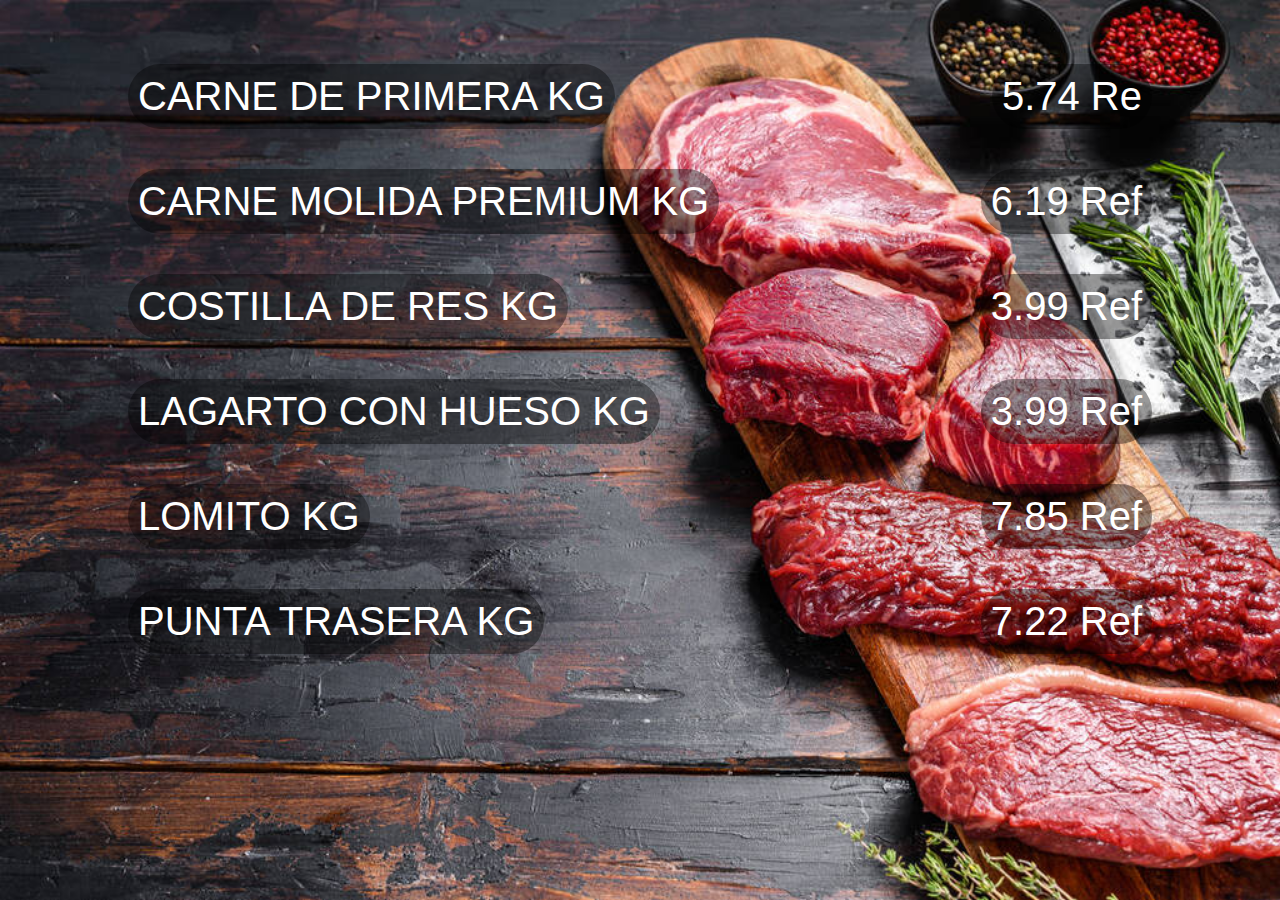
<file: carniceria.html>
<!DOCTYPE html>
<html lang="en">
  <head>
    <title>Other page</title>
    <meta charset="UTF-8" />
    <meta name="viewport" content="width=device-width" />
    <link rel="stylesheet" href="styles.css" />
    <script type="module" src="script.js"></script>
  </head>
  <body onload="cargarData()">
    
  <main id="carniceria"> 
    <div class="header" >
      <h1 class="titulos" style="color:white">GALERIA HYPERMARKET</h1>
      <div class="titulos"  style="color:white">Carniceria</div>
    </div>
   <section class="listas">
    <div class="listaProductos">
     

    </div>


   </section>
    
   
    
  </main>
</body>
<script>
  var contador=4;
function reducirTamano(){
 for (const a of document.querySelectorAll(".linea")) {
   
   var text=a.textContent;
   var length = 18;
   var trimmedString = text.length > length ? 
                   text.substring(0, 21) + "..." : 
                   text;
    a.textContent = trimmedString;

 }
}

function cargarData(){

 fetch('./lib/carniceria.json').then(function(response) {
   let text="";
   if(response.ok) {
     response.json().then(function(response) {
       
       let data=response.data.carniceria.slice(0,6);
        
       for (const productos of data) {
         let text2="<div class='producto'><div class='nombreProducto'>"+productos.descripcion+"</div><div class='precioProducto'>"+productos.precio+"</div></div>"
         text+=text2;
       }
       document.querySelector(".listaProductos").innerHTML=text;
       
     });
   } else {
     console.log('Respuesta de red OK pero respuesta HTTP no OK');
   }
 })
 .catch(function(error) {
   console.log('Hubo un problema con la petición Fetch:' + error.message);
 });
}

setInterval(function(){

 let text="";
 
 fetch('./lib/carniceria.json').then(function(response) {
   if(response.ok) {
     response.json().then(function(response) {
      document.querySelector(".listaProductos").innerHTML="";
       let data=response.data.carniceria.slice(contador,contador+6);
        
       for (const productos of data) {
         let text2="<div class='producto'><div class='nombreProducto'>"+productos.descripcion+"</div><div class='precioProducto'>"+productos.precio+"</div></div>"
         text+=text2;
       }
       document.querySelector(".listaProductos").innerHTML=text;
       if(contador>=response.data.carniceria.length-5){
         contador=0;
         }else{
         contador=contador+4;
         }
     });
   } else {
     console.log('Respuesta de red OK pero respuesta HTTP no OK');
   }
 })
 .catch(function(error) {
   console.log('Hubo un problema con la petición Fetch:' + error.message);
 });


}
 , 60000);

   </script>
</html>
</file>
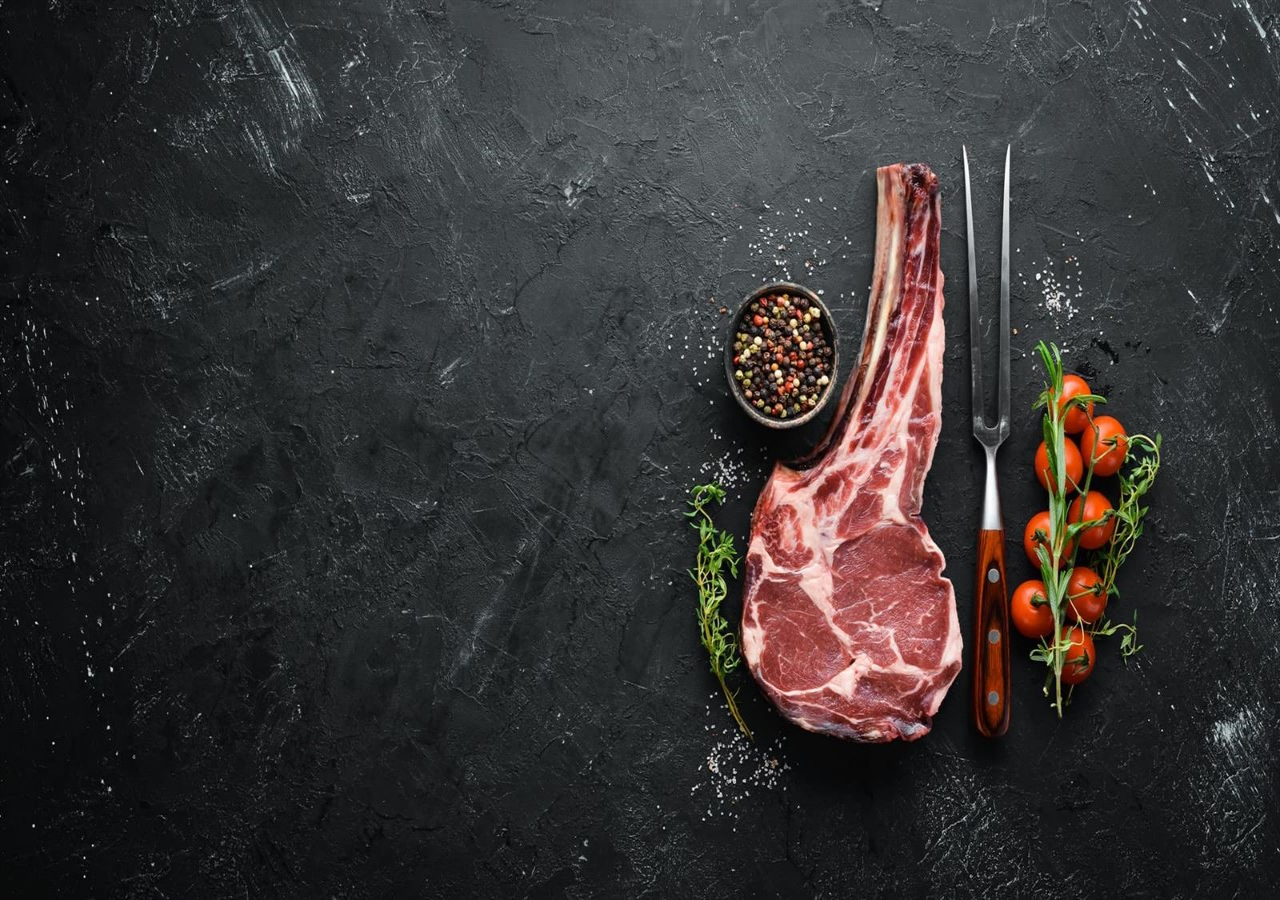
<file: cerdo.html>
<!DOCTYPE html>
<html lang="en">
  <head>
    <title>Other page</title>
    <meta charset="UTF-8" />
    <meta name="viewport" content="width=device-width" />
    <link rel="stylesheet" href="styles.css" />
    <script type="module" src="script.js"></script>
  </head>
  <body onload="cargarData()">
    
  
  <main id="cerdo"> 
    <div class="header" onload="cargarData()">
      <h1 class="titulos" style="color:white">GALERIA HYPERMARKET</h1>
      <div class="titulos"  style="color:white">Carniceria</div>
    </div>
   <section class="listas">
    <div class="listaProductos">
      
    </div>


   </section>
    
   
    
  </main>
</body>
<script>
  var contador=4;
function reducirTamano(){
 for (const a of document.querySelectorAll(".linea")) {
   
   var text=a.textContent;
   var length = 18;
   var trimmedString = text.length > length ? 
                   text.substring(0, 21) + "..." : 
                   text;
    a.textContent = trimmedString;

 }
}

function cargarData(){

 fetch('./lib/cerdo.json').then(function(response) {
   let text="";
   if(response.ok) {
     response.json().then(function(response) {
       
       let data=response.data.cerdo.slice(0,6);
        
       for (const productos of data) {
         let text2="<div class='producto'><div class='nombreProducto'>"+productos.descripcion+"</div><div class='precioProducto'>"+productos.precio+"</div></div>"
         text+=text2;
       }
       document.querySelector(".listaProductos").innerHTML=text;
       
     });
   } else {
     console.log('Respuesta de red OK pero respuesta HTTP no OK');
   }
 })
 .catch(function(error) {
   console.log('Hubo un problema con la petición Fetch:' + error.message);
 });
}

setInterval(function(){
 let text="";
 
 fetch('./lib/cerdo.json').then(function(response) {
   if(response.ok) {
     response.json().then(function(response) {
      document.querySelector(".listaProductos").innerHTML="";
       let data=response.data.cerdo.slice(contador,contador+6);
        
       for (const productos of data) {
         let text2="<div class='producto'><div class='nombreProducto'>"+productos.descripcion+"</div><div class='precioProducto'>"+productos.precio+"</div></div>"
         text+=text2;
       }
       document.querySelector(".listaProductos").innerHTML=text;
       if(contador>=response.data.cerdo.length-5){
         contador=0;
         }else{
         contador=contador+4;
         }
     });
   } else {
     console.log('Respuesta de red OK pero respuesta HTTP no OK');
   }
 })
 .catch(function(error) {
   console.log('Hubo un problema con la petición Fetch:' + error.message);
 });
}
 , 60000);

   </script>
</html>
</file>
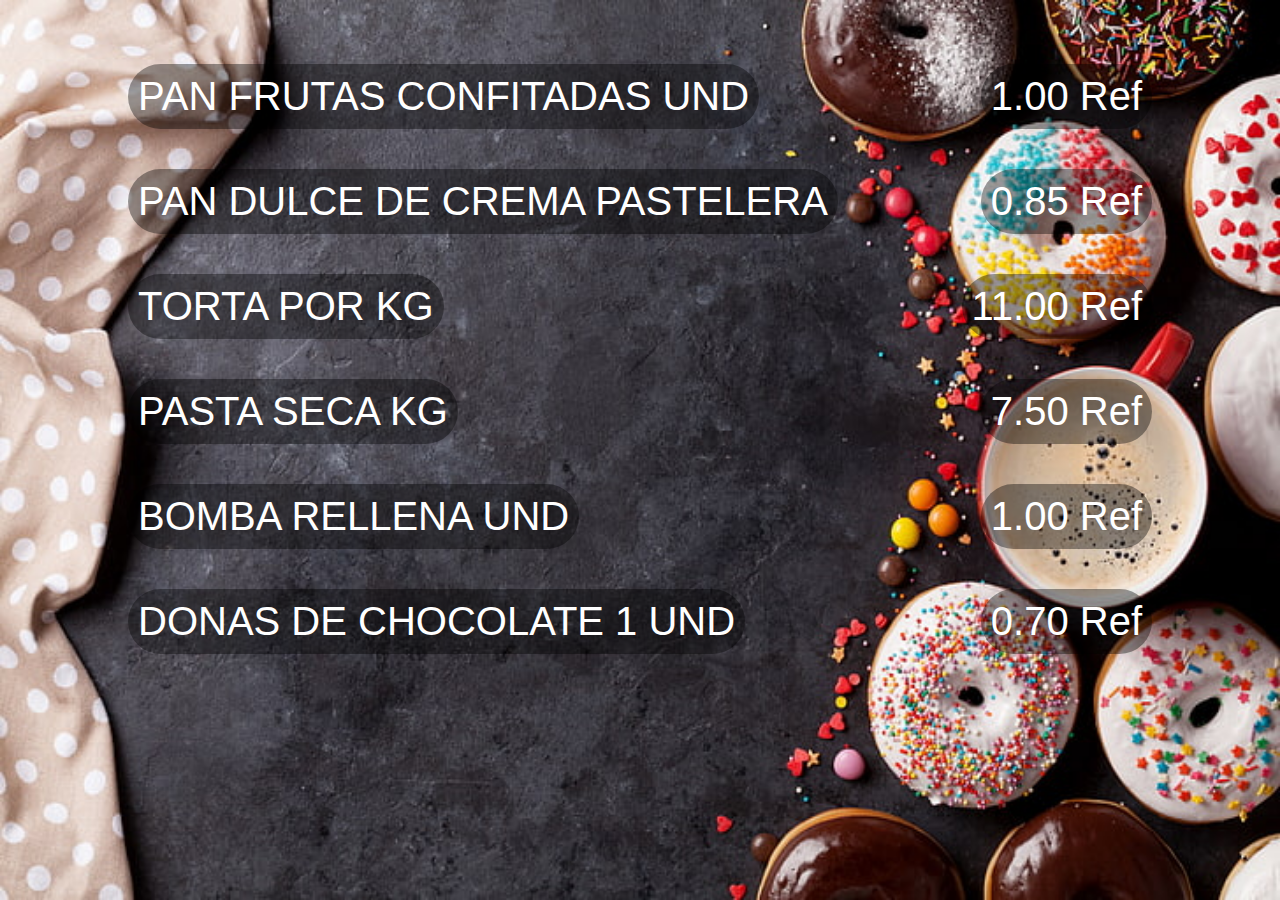
<file: dulceria.html>
<!DOCTYPE html>
<html lang="en">
  <head>
    <title>Other page</title>
    <meta charset="UTF-8" />
    <meta name="viewport" content="width=device-width" />
    <link rel="stylesheet" href="styles.css" />
    <script type="text/javascript" src="script.js"></script>
  </head>
  <body onload="cargarData()">
     
    <main id="dulceria" > 
      <div class="header" >
        <h1 class="titulos" style="color:white">GALERIA HYPERMARKET</h1>
        <div class="titulos"  style="color:white">Dulces</div>
      </div>
     <section class="listas">
      <div class="listaProductos">
        

      </div>


     </section>
      
     
      
    </main>
  </body>

  <script>
   var contador=4;
function reducirTamano(){
  for (const a of document.querySelectorAll(".linea")) {
    
    var text=a.textContent;
    var length = 18;
    var trimmedString = text.length > length ? 
                    text.substring(0, 21) + "..." : 
                    text;
     a.textContent = trimmedString;

  }
}

function cargarData(){

  fetch('./lib/dulceria.json').then(function(response) {
    let text="";
    if(response.ok) {
      response.json().then(function(response) {
        
        let data=response.data.dulces.slice(0,6);
         
        for (const productos of data) {
          let text2="<div class='producto'><div class='nombreProducto'>"+productos.descripcion+"</div><div class='precioProducto'>"+productos.precio+"</div></div>"
          text+=text2;
        }
        document.querySelector(".listaProductos").innerHTML=text;
        
      });
    } else {
      console.log('Respuesta de red OK pero respuesta HTTP no OK');
    }
  })
  .catch(function(error) {
    console.log('Hubo un problema con la petición Fetch:' + error.message);
  });
}

setInterval(function(){
  let text="";
  
  fetch('./lib/dulceria.json').then(function(response) {
    if(response.ok) {
      response.json().then(function(response) {
        document.querySelector(".listaProductos").innerHTML="";
        let data=response.data.dulces.slice(contador,contador+6);
         
        for (const productos of data) {
          let text2="<div class='producto'><div class='nombreProducto'>"+productos.descripcion+"</div><div class='precioProducto'>"+productos.precio+"</div></div>"
          text+=text2;
        }
        document.querySelector(".listaProductos").innerHTML=text;
        if(contador>=response.data.dulces.length-5){
          contador=0;
          }else{
          contador=contador+4;
          }
      });
    } else {
      console.log('Respuesta de red OK pero respuesta HTTP no OK');
    }
  })
  .catch(function(error) {
    console.log('Hubo un problema con la petición Fetch:' + error.message);
  });
}
  , 60000);

    </script>
</html>
</file>
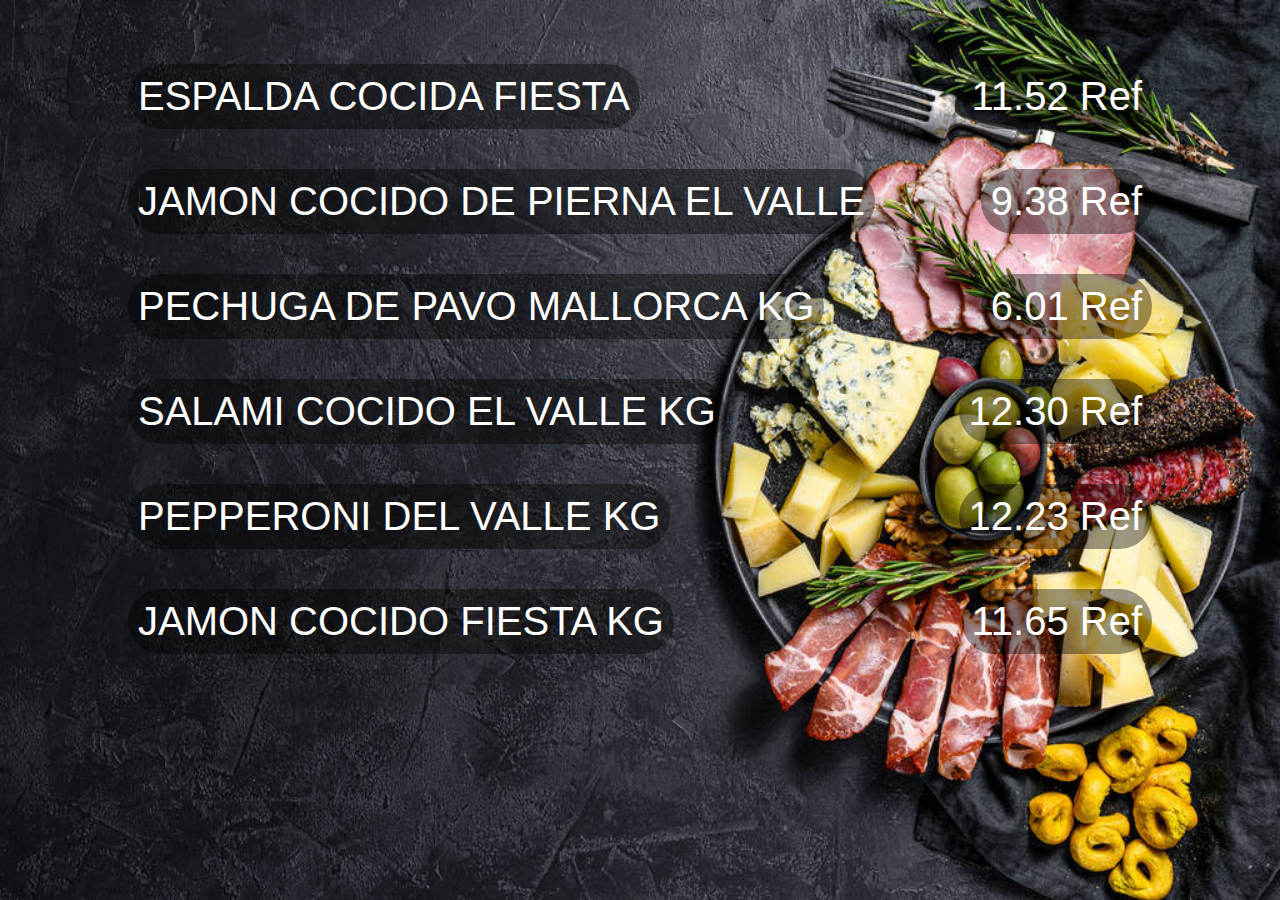
<file: embutidos.html>
<!DOCTYPE html>
<html lang="en">
  <head>
    <title>Other page</title>
    <meta charset="UTF-8" />
    <meta name="viewport" content="width=device-width" />
    <link rel="stylesheet" href="styles.css" />
    <script type="text/javascript" src="script.js"></script>
  </head>
  <body onload="cargarData()">
     
    <main id="embutidos" > 
      <div class="header" >
        <h1 class="titulos" style="color:white">GALERIA HYPERMARKET</h1>
        <div class="titulos"  style="color:white">Charcuteria</div>
      </div>
     <section class="listas">
      <div class="listaProductos">
       

      </div>


     </section>
      
     
      
    </main>
  </body>

  <script>
    var contador=4;
  function reducirTamano(){
   for (const a of document.querySelectorAll(".linea")) {
     
     var text=a.textContent;
     var length = 18;
     var trimmedString = text.length > length ? 
                     text.substring(0, 21) + "..." : 
                     text;
      a.textContent = trimmedString;
  
   }
  }
  
  function cargarData(){
  
   fetch('./lib/embutidos.json').then(function(response) {
     let text="";
     if(response.ok) {
       response.json().then(function(response) {
         
         let data=response.data.embutidos.slice(0,6);
          
         for (const productos of data) {
           let text2="<div class='producto'><div class='nombreProducto'>"+productos.descripcion+"</div><div class='precioProducto'>"+productos.precio+"</div></div>"
           text+=text2;
         }
         document.querySelector(".listaProductos").innerHTML=text;
         
       });
     } else {
       console.log('Respuesta de red OK pero respuesta HTTP no OK');
     }
   })
   .catch(function(error) {
     console.log('Hubo un problema con la petición Fetch:' + error.message);
   });
  }
  
  setInterval(function(){
   let text="";
   
   fetch('./lib/embutidos.json').then(function(response) {
     if(response.ok) {
       response.json().then(function(response) {
        document.querySelector(".listaProductos").innerHTML="";
         let data=response.data.embutidos.slice(contador,contador+6);
          
         for (const productos of data) {
           let text2="<div class='producto'><div class='nombreProducto'>"+productos.descripcion+"</div><div class='precioProducto'>"+productos.precio+"</div></div>"
           text+=text2;
         }
         document.querySelector(".listaProductos").innerHTML=text;
         if(contador>=response.data.embutidos.length-5){
           contador=0;
           }else{
           contador=contador+4;
           }
       });
     } else {
       console.log('Respuesta de red OK pero respuesta HTTP no OK');
     }
   })
   .catch(function(error) {
     console.log('Hubo un problema con la petición Fetch:' + error.message);
   });
  }
   , 60000);
  
     </script>
</html>
</file>
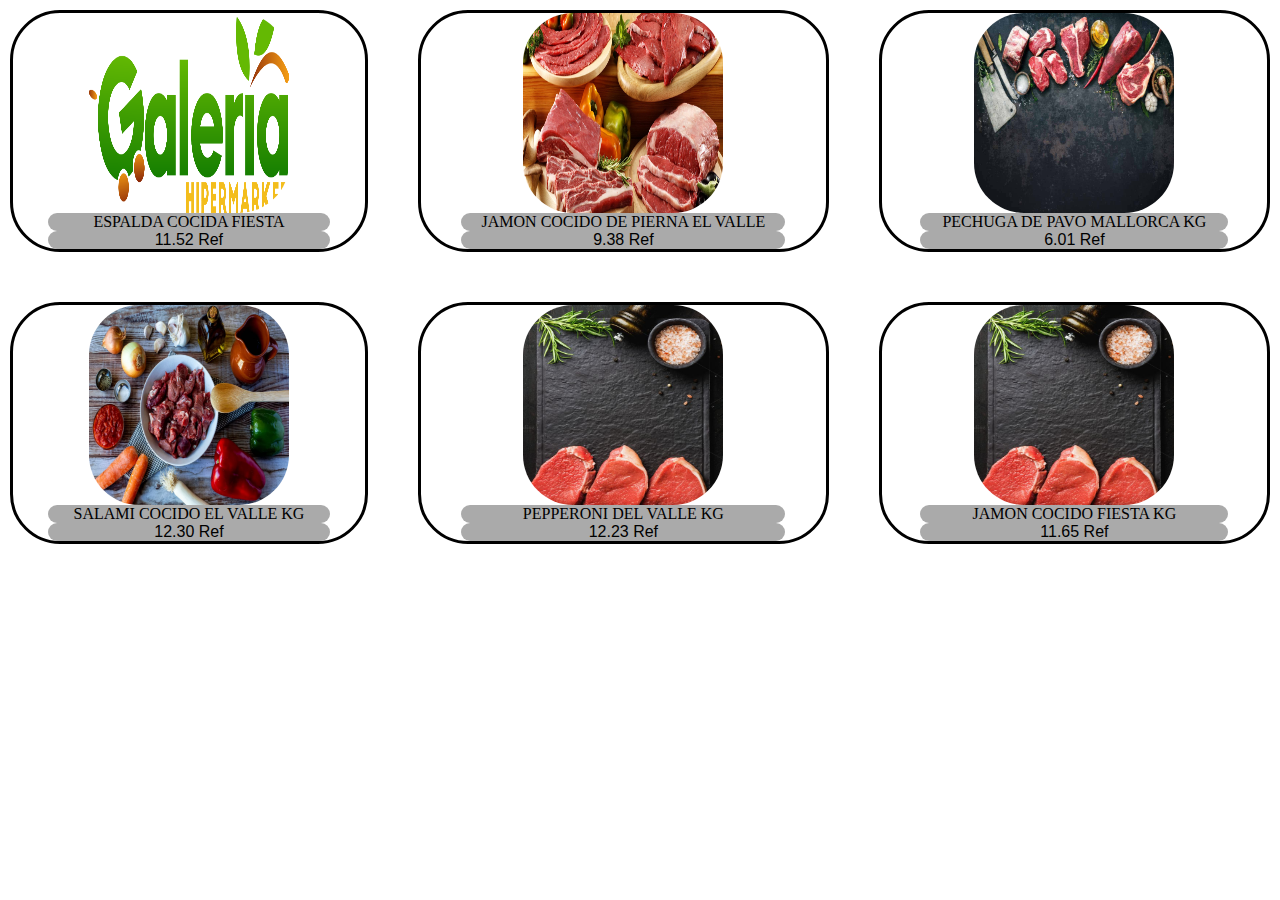
<file: grid.html>
<!DOCTYPE html>
<html lang="en">
  <head>
    <title>Other page</title>
    <meta charset="UTF-8" />
    <meta name="viewport" content="width=device-width" />
    <link rel="stylesheet" href="styles.css" />

  </head>
  <body onload="cargarData()">
    
  <main id="" > 
    <div class="header" >
      <h1 class="titulos" style="color:white">GALERIA HYPERMARKET</h1>
      <div class="titulos"  style="color:white">Carniceria</div>
    </div>
   <section class="listas">
    <div class="listaGrid">
      <div class="productoGrid">
        <div class="imagenGrid">hola</div>
        <div class="descripcionGrid"></div>
        <div class="precioGrid">31</div>
      </div>

    </div>


   </section>
    
   
    
  </main>
</body>
<script>
  var contador=4;
function reducirTamano(){
 for (const a of document.querySelectorAll(".linea")) {
   
   var text=a.textContent;
   var length = 18;
   var trimmedString = text.length > length ? 
                   text.substring(0, 21) + "..." : 
                   text;
    a.textContent = trimmedString;

 }
}

function cargarData(){

 fetch('./lib/grids.json').then(function(response) {
   let text="";
   if(response.ok) {
     response.json().then(function(response) {
       
       let data=response.data.grids.slice(0,6);
        
       for (const productos of data) {
        let text2=" <div class='productoGrid'><div class='imagenGrid' style='background-image: url("+"../"+productos.imagen+");'></div> <div class='descripciones'><div class='descripcionGrid'>"+productos.descripcion+"</div><div class='precioGrid'>"+productos.precio+"</div></div></div>"
         text+=text2;

       }
       document.querySelector(".listaGrid").innerHTML=text;
       
     });
   } else {
     console.log('Respuesta de red OK pero respuesta HTTP no OK');
   }
 })
 .catch(function(error) {
   console.log('Hubo un problema con la petición Fetch:' + error.message);
 });
}

setInterval(function(){
 let text="";
 
 fetch('./lib/cerdo.json').then(function(response) {
   if(response.ok) {
     response.json().then(function(response) {
      document.querySelector(".listaProductos").innerHTML="";
       let data=response.data.grids.slice(contador,contador+6);
        
       for (const productos of data) {
        let text2=" <div class='productoGrid'><div class='imagenGrid' style='background-image: url("+"../"+productos.imagen+");'></div> <div class='descripciones'><div class='descripcionGrid'>"+productos.descripcion+"</div><div class='precioGrid'>"+productos.precio+"</div></div></div>"
         text+=text2;

       }
       document.querySelector(".listaGrid").innerHTML=text;
       if(contador>=response.data.grids.length-5){
         contador=0;
         }else{
         contador=contador+4;
         }
     });
   } else {
     console.log('Respuesta de red OK pero respuesta HTTP no OK');
   }
 })
 .catch(function(error) {
   console.log('Hubo un problema con la petición Fetch:' + error.message);
 });
}
 , 60000);

   </script>
</html>
</file>
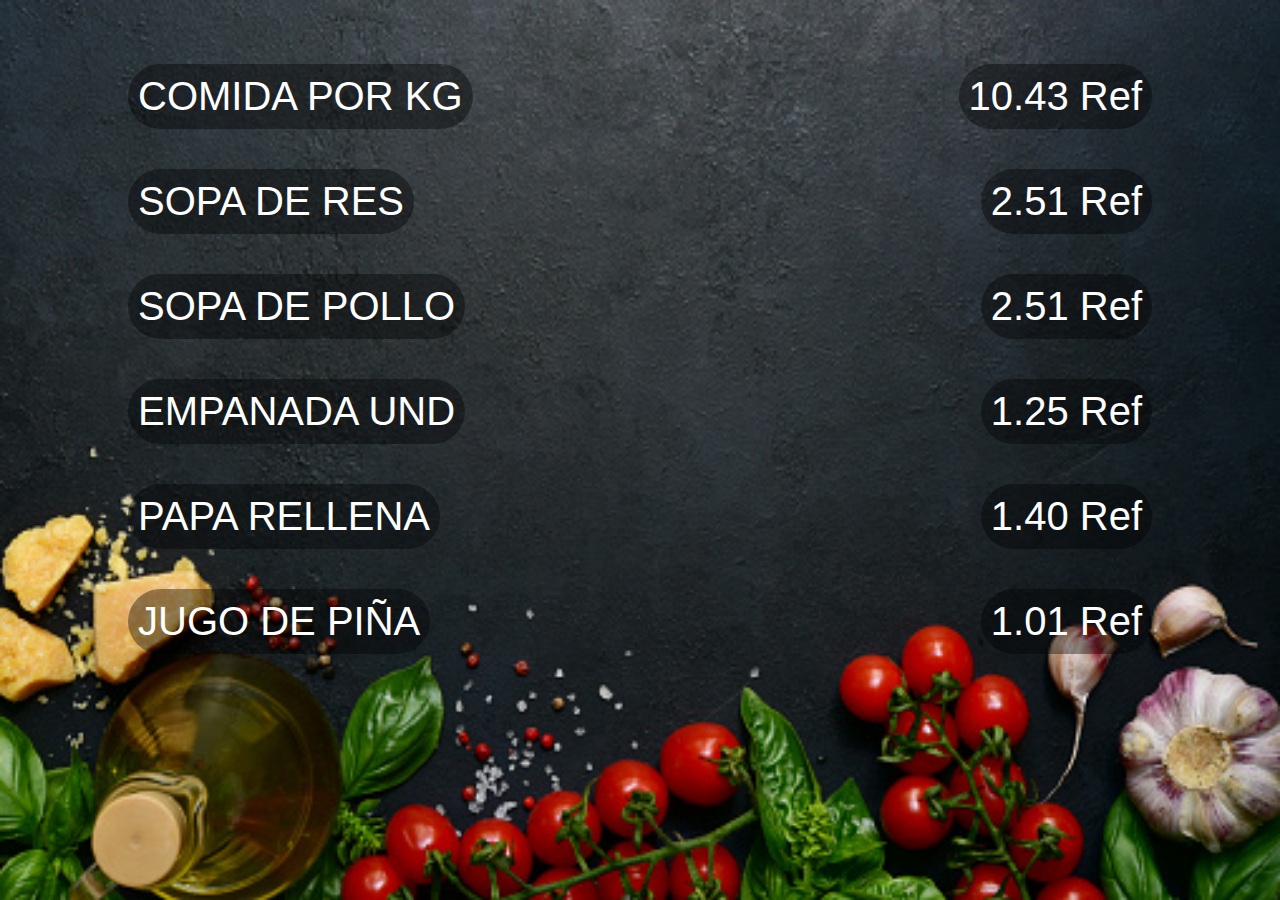
<file: menu.html>
<!DOCTYPE html>
<html lang="en">
  <head>
    <title>Other page</title>
    <meta charset="UTF-8" />
    <meta name="viewport" content="width=device-width" />
    <link rel="stylesheet" href="styles.css" />
    <script type="text/javascript" src="script.js"></script>
  </head>
  <body onload="cargarData()">
     
    <main id="gourmet"> 
      <div class="header" >
        <h1 class="titulos" style="color:white">GALERIA HYPERMARKET</h1>
        <div class="titulos"  style="color:white">Pastas</div>
      </div>
     <section class="listas">
      <div class="listaProductos">
        

      </div>


     </section>
      
     
      
    </main>
  </body>

  <script>
    var contador=4;
 function reducirTamano(){
   for (const a of document.querySelectorAll(".linea")) {
     
     var text=a.textContent;
     var length = 18;
     var trimmedString = text.length > length ? 
                     text.substring(0, 21) + "..." : 
                     text;
      a.textContent = trimmedString;
 
   }
 }
 
 function cargarData(){
 
   fetch('./lib/menu.json').then(function(response) {
     let text="";
     if(response.ok) {
       response.json().then(function(response) {
         
         let data=response.data.Menu.slice(0,6);
          
         for (const productos of data) {
           let text2="<div class='producto'><div class='nombreProducto'>"+productos.descripcion+"</div><div class='precioProducto'>"+productos.precio+"</div></div>"
           text+=text2;
         }
         document.querySelector(".listaProductos").innerHTML=text;
         
       });
     } else {
       console.log('Respuesta de red OK pero respuesta HTTP no OK');
     }
   })
   .catch(function(error) {
     console.log('Hubo un problema con la petición Fetch:' + error.message);
   });
 }
 setInterval(function(){
   let text="";
   
   fetch('./lib/menu.json').then(function(response) {
     if(response.ok) {
       response.json().then(function(response) {
        document.querySelector(".listaProductos").innerHTML="";
         let data=response.data.Menu.slice(contador,contador+6);
          
         for (const productos of data) {
           let text2="<div class='producto'><div class='nombreProducto'>"+productos.descripcion+"</div><div class='precioProducto'>"+productos.precio+"</div></div>"
           text+=text2;
         }
         document.querySelector(".listaProductos").innerHTML=text;
         if(contador>=response.data.Menu.length-5){
           contador=0;
           }else{
           contador=contador+4;
           }
       });
     } else {
       console.log('Respuesta de red OK pero respuesta HTTP no OK');
     }
   })
   .catch(function(error) {
     console.log('Hubo un problema con la petición Fetch:' + error.message);
   });
 }
   , 60000);
 
 
     </script>
</html>
</file>
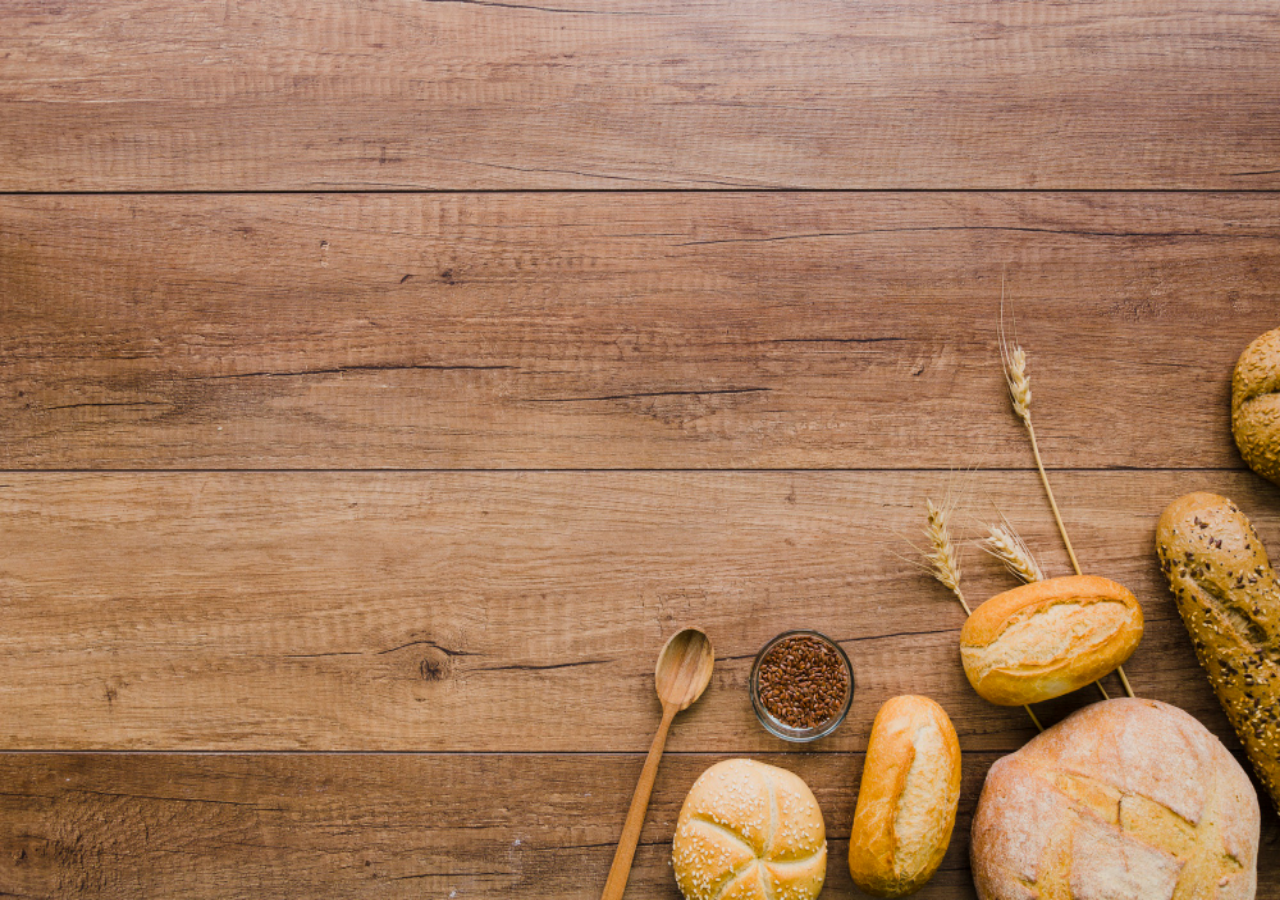
<file: panaderia.html>
<!DOCTYPE html>
<html lang="en">
  <head>
    <title>Other page</title>
    <meta charset="UTF-8" />
    <meta name="viewport" content="width=device-width" />
    <link rel="stylesheet" href="styles.css" />
    <script type="text/javascript" src="panaderia.js"></script>
  </head>
  <body onload="cargarData()">
     
    <main id="panaderia"> 
      <div class="header" >
        <h1 class="titulos" style="color:white">GALERIA HYPERMARKET</h1>
        <div class="titulos"  style="color:white">Panaderia</div>
      </div>
     <section class="listas">
      <div class="listaProductos">
        

      </div>


     </section>
      
     
      
    </main>
  </body>

  <script>
    function trim(element){
 var text=element.textContent;
alert("hola");
var length = 18;
var trimmedString = text.length > length ? 
                    text.substring(0, length - 3) + "..." : 
                    text;
element.textContent = trimmedString;
}


    </script>
</html>
</file>
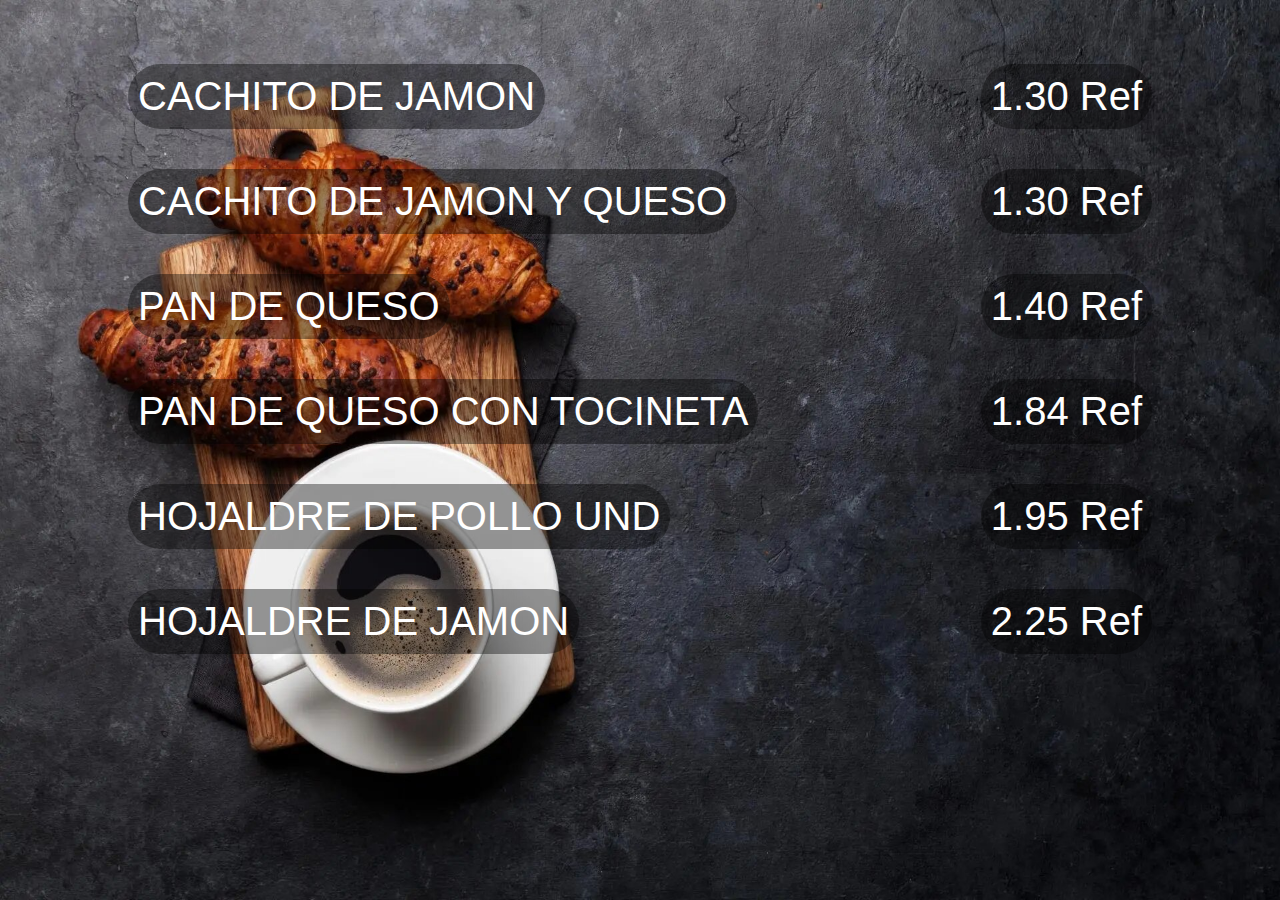
<file: pasteles.html>
<!DOCTYPE html>
<html lang="en">
  <head>
    <title>Other page</title>
    <meta charset="UTF-8" />
    <meta name="viewport" content="width=device-width" />
    <link rel="stylesheet" href="styles.css" />
    <script type="text/javascript" src="script.js"></script>
  </head>
  <body onload="cargarData()">
     
    <main id="pasteles"> 
      <div class="header" >
        <h1 class="titulos" style="color:white">GALERIA HYPERMARKET</h1>
        <div class="titulos"  style="color:white">Sopas</div>
      </div>
     <section class="listas">
      <div class="listaProductos">
       
      </div>


     </section>
      
     
      
    </main>
  </body>

  <script>
    var contador=4;
 function reducirTamano(){
   for (const a of document.querySelectorAll(".linea")) {
     
     var text=a.textContent;
     var length = 18;
     var trimmedString = text.length > length ? 
                     text.substring(0, 21) + "..." : 
                     text;
      a.textContent = trimmedString;
 
   }
 }
 
 function cargarData(){
 
   fetch('./lib/pasteles.json').then(function(response) {
     let text="";
     if(response.ok) {
       response.json().then(function(response) {
         
         let data=response.data.pasteles.slice(0,6);
          
         for (const productos of data) {
           let text2="<div class='producto'><div class='nombreProducto'>"+productos.descripcion+"</div><div class='precioProducto'>"+productos.precio+"</div></div>"
           text+=text2;
         }
         document.querySelector(".listaProductos").innerHTML=text;
         
       });
     } else {
       console.log('Respuesta de red OK pero respuesta HTTP no OK');
     }
   })
   .catch(function(error) {
     console.log('Hubo un problema con la petición Fetch:' + error.message);
   });
 }
 
 setInterval(function(){
   let text="";
   
   fetch('./lib/pasteles.json').then(function(response) {
     if(response.ok) {
       response.json().then(function(response) {
        document.querySelector(".listaProductos").innerHTML="";
         let data=response.data.pasteles.slice(contador,contador+6);
          
         for (const productos of data) {
           let text2="<div class='producto'><div class='nombreProducto'>"+productos.descripcion+"</div><div class='precioProducto'>"+productos.precio+"</div></div>"
           text+=text2;
         }
         document.querySelector(".listaProductos").innerHTML=text;
         if(contador>=response.data.pasteles.length-5){
           contador=0;
           }else{
           contador=contador+4;
           }
       });
     } else {
       console.log('Respuesta de red OK pero respuesta HTTP no OK');
     }
   })
   .catch(function(error) {
     console.log('Hubo un problema con la petición Fetch:' + error.message);
   });
 }
   , 60000);
 
     </script>
</html>
</file>
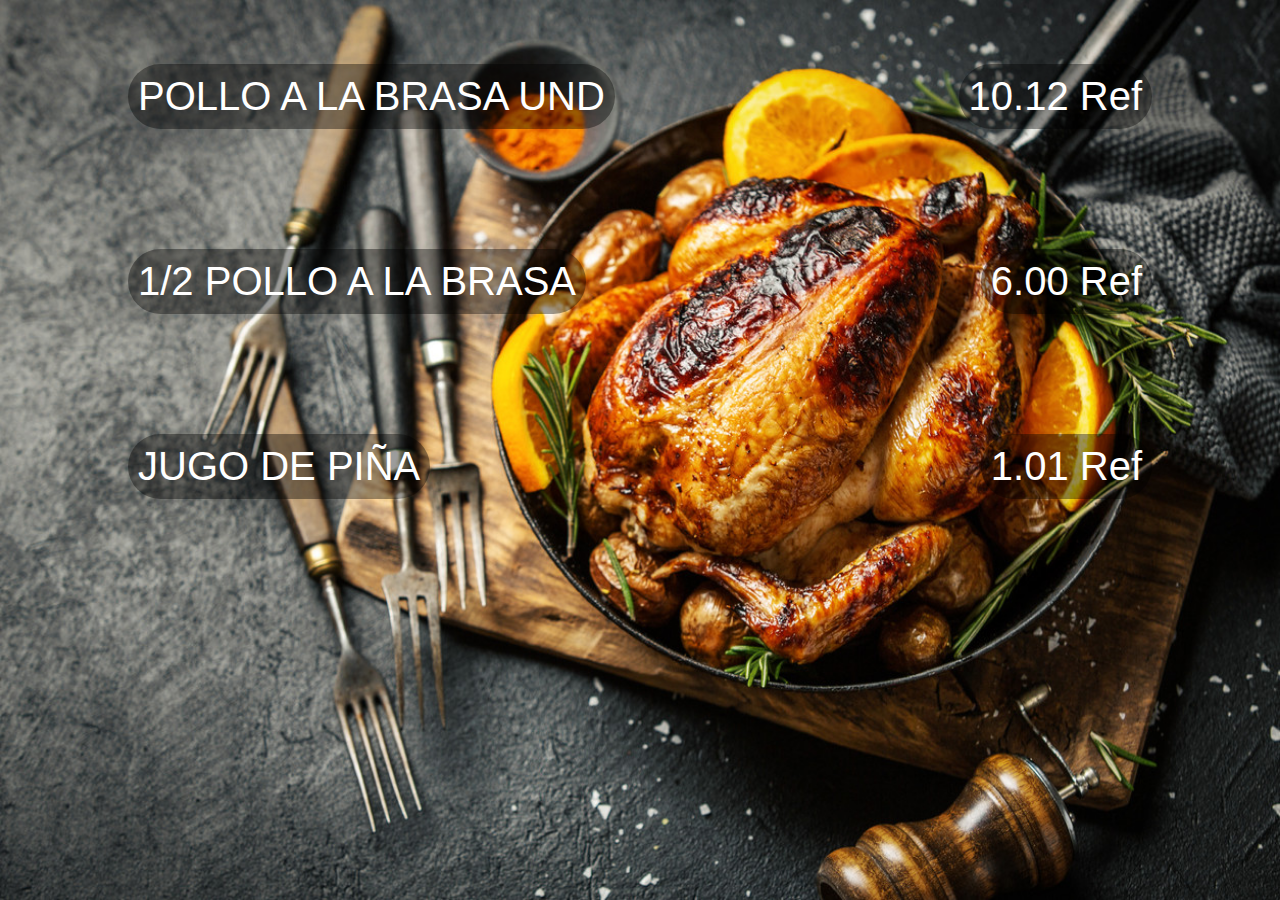
<file: pollera.html>
<!DOCTYPE html>
<html lang="en">
  <head>
    <title>Other page</title>
    <meta charset="UTF-8" />
    <meta name="viewport" content="width=device-width" />
    <link rel="stylesheet" href="styles.css" />
    <script type="text/javascript" src="script.js"></script>
  </head>
  <body  >
   
    <main id="pollera"> 
      <div class="header" >
        <h1 class="titulos" style="color:white">GALERIA HYPERMARKET</h1>
        <div class="titulos"  style="color:white">Pollera</div>
      </div>
     <section class="listas">
      <div class="listaProductos">
        <div class="producto pollera">
          <div class="nombreProducto">POLLO A LA BRASA UND</div>
          <div class="precioProducto">10.12 Ref</div>
        </div>

        <div class="producto pollera">
          <div class="nombreProducto">1/2 POLLO A LA BRASA</div>
          <div class="precioProducto">6.00 Ref</div>
        </div>

        <div class="producto pollera">
          <div class="nombreProducto">JUGO DE PIÑA</div>
          <div class="precioProducto">1.01 Ref</div>
        </div>
 

      </div>


     </section>
      
     
      
    </main>
  </body>

  <script>
    function trim(element){
 var text=element.textContent;
alert("hola");
var length = 18;
var trimmedString = text.length > length ? 
                    text.substring(0, length - 3) + "..." : 
                    text;
element.textContent = trimmedString;
}


    </script>
</html>
</file>
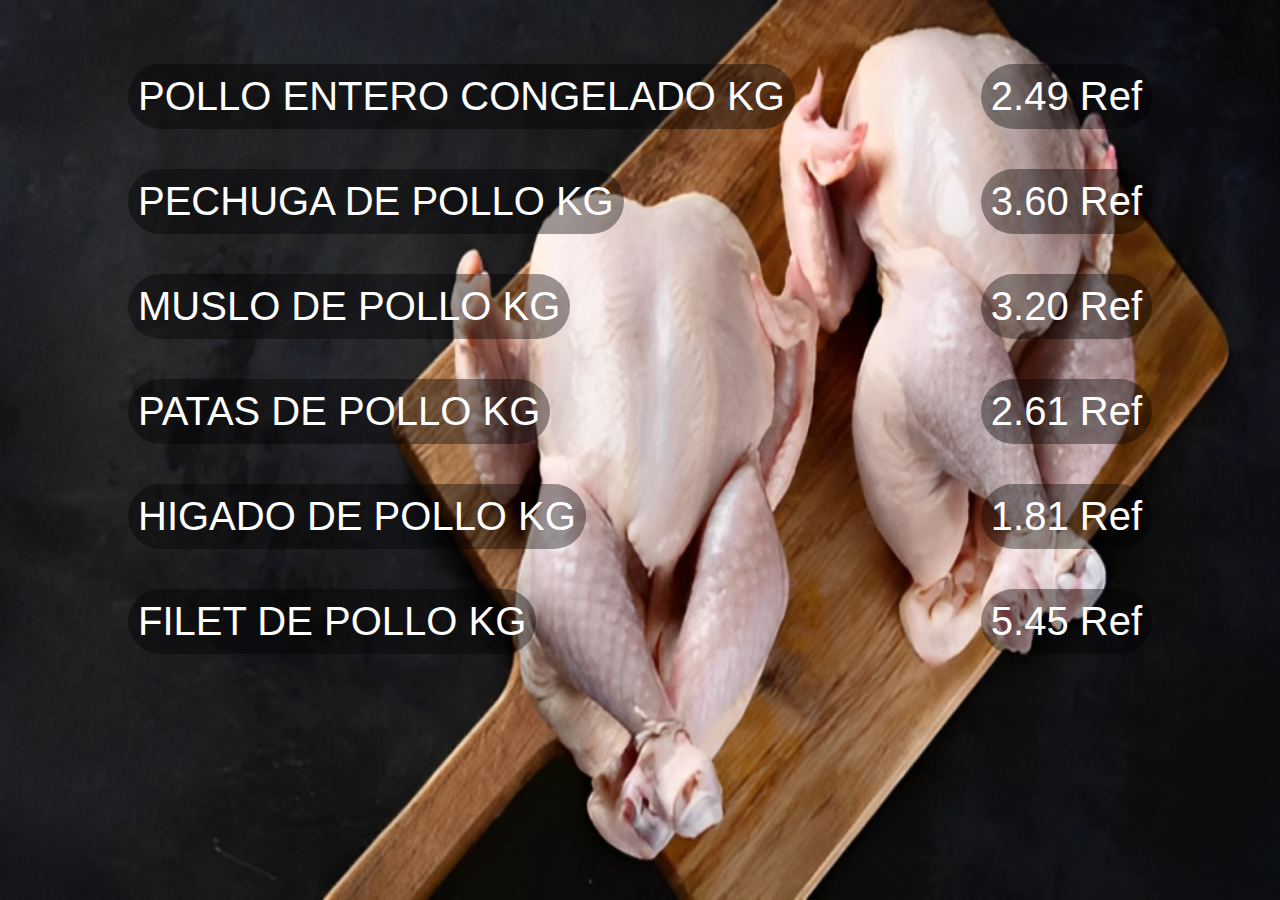
<file: pollo.html>
<!DOCTYPE html>
<html lang="en">
  <head>
    <title>Other page</title>
    <meta charset="UTF-8" />
    <meta name="viewport" content="width=device-width" />
    <link rel="stylesheet" href="styles.css" />
    <script type="text/javascript" src="script.js"></script>
  </head>
  <body onload="cargarData()" >
   
    <main id="pollo" > 
      <div class="header" >
        
      </div>
     <section class="listas">
      <div class="listaProductos" >
       
      </div>


     </section>
      
     
      
    </main>
  </body>

  <script>
    var contador=4;
 function reducirTamano(){
   for (const a of document.querySelectorAll(".linea")) {
     
     var text=a.textContent;
     var length = 18;
     var trimmedString = text.length > length ? 
                     text.substring(0, 21) + "..." : 
                     text;
      a.textContent = trimmedString;
 
   }
 }
 
 function cargarData(){
 
   fetch('./lib/pollo.json').then(function(response) {
     let text="";
     if(response.ok) {
       response.json().then(function(response) {
         
         let data=response.data.pollo.slice(0,6);
          
         for (const productos of data) {
           let text2="<div class='producto'><div class='nombreProducto'>"+productos.descripcion+"</div><div class='precioProducto'>"+productos.precio+"</div></div>"
           text+=text2;
         }
         document.querySelector(".listaProductos").innerHTML=text;
         
       });
     } else {
       console.log('Respuesta de red OK pero respuesta HTTP no OK');
     }
   })
   .catch(function(error) {
     console.log('Hubo un problema con la petición Fetch:' + error.message);
   });
 }
 
 setInterval(function(){
   let text="";
   
  
   fetch('./lib/pollo.json').then(function(response) {
     if(response.ok) {
       response.json().then(function(response) {
        document.querySelector(".listaProductos").innerHTML="";
         let data=response.data.pollo.slice(contador,contador+6);
          
         for (const productos of data) {
           let text2="<div class='producto'><div class='nombreProducto'>"+productos.descripcion+"</div><div class='precioProducto'>"+productos.precio+"</div></div>"
           text+=text2;
         }
         document.querySelector(".listaProductos").innerHTML=text;
         if(contador>=response.data.pollo.length-5){
           contador=0;
           }else{
           contador=contador+4;
           }
       });
     } else {
       console.log('Respuesta de red OK pero respuesta HTTP no OK');
     }
   })
   .catch(function(error) {
     console.log('Hubo un problema con la petición Fetch:' + error.message);
   });
 }
   , 60000);
 
     </script>
</html>
</file>
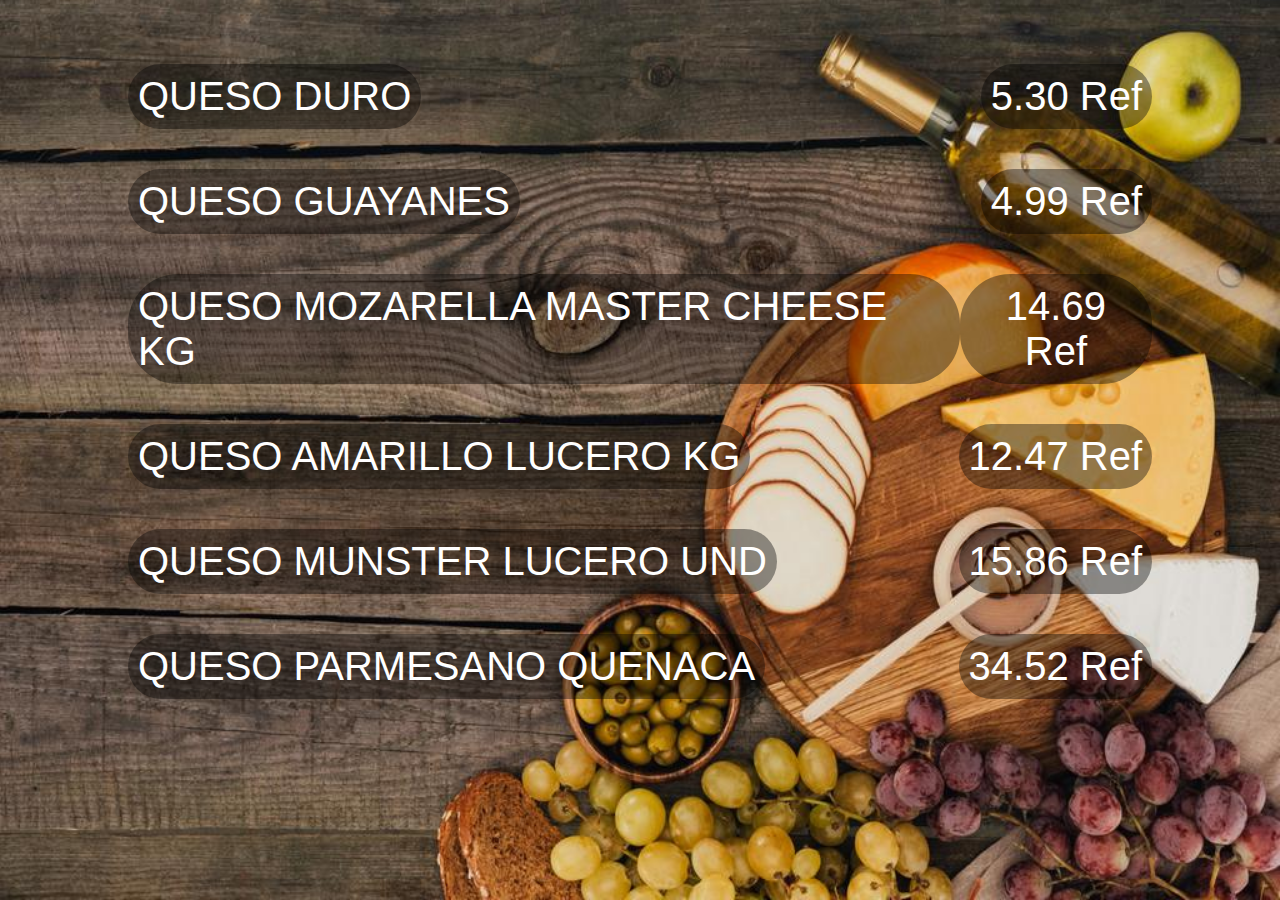
<file: quesos.html>
<!DOCTYPE html>
<html lang="en">
  <head>
    <title>Other page</title>
    <meta charset="UTF-8" />
    <meta name="viewport" content="width=device-width" />
    <link rel="stylesheet" href="styles.css" />
    <script type="module" src="script.js"></script>
  </head>
  <body onload="cargarData()">
    
  <main id="charcuteria"> 
    <div class="header" >
      <h1 class="titulos" style="color:white">GALERIA HYPERMARKET</h1>
      <div class="titulos"  style="color:white">Charcuteria</div>
    </div>
   <section class="listas" >
    <div class="listaProductos">
      

    </div>


   </section>
    
   
    
  </main>
</body>
<script>
  var contador=4;
function reducirTamano(){
 for (const a of document.querySelectorAll(".linea")) {
   
   var text=a.textContent;
   var length = 18;
   var trimmedString = text.length > length ? 
                   text.substring(0, 21) + "..." : 
                   text;
    a.textContent = trimmedString;

 }
}

function cargarData(){

 fetch('./lib/quesos.json').then(function(response) {
   let text="";
   if(response.ok) {
     response.json().then(function(response) {
       
       let data=response.data.quesos.slice(0,6);
        
       for (const productos of data) {
         let text2="<div class='producto'><div class='nombreProducto'>"+productos.descripcion+"</div><div class='precioProducto'>"+productos.precio+"</div></div>"
         text+=text2;
       }
       document.querySelector(".listaProductos").innerHTML=text;
       
     });
   } else {
     console.log('Respuesta de red OK pero respuesta HTTP no OK');
   }
 })
 .catch(function(error) {
   console.log('Hubo un problema con la petición Fetch:' + error.message);
 });
}

setInterval(function(){
 let text="";

 fetch('./lib/quesos.json').then(function(response) {
   if(response.ok) {
     response.json().then(function(response) {
      document.querySelector(".listaProductos").innerHTML="";
       let data=response.data.quesos.slice(contador,contador+6);
        
       for (const productos of data) {
         let text2="<div class='producto'><div class='nombreProducto'>"+productos.descripcion+"</div><div class='precioProducto'>"+productos.precio+"</div></div>"
         text+=text2;
       }
       document.querySelector(".listaProductos").innerHTML=text;
       if(contador>=response.data.quesos.length-5){
         contador=0;
         }else{
         contador=contador+4;
         }
     });
   } else {
     console.log('Respuesta de red OK pero respuesta HTTP no OK');
   }
 })
 .catch(function(error) {
   console.log('Hubo un problema con la petición Fetch:' + error.message);
 });
}
 , 60000);

   </script>

</html>
</file>
<file: styles.css>
* {
  box-sizing: border-box;
  margin: 0;
  padding: 0;
}

body {
  margin: 0;
  padding: 0;
  font-family: system-ui, sans-serif;
  color: black;
  background-color: white;
  
}
.header{
  display: none;
}

nav {
  display: flex;
  flex-wrap: wrap;
  align-items: center;
  justify-content: center;
  padding: 0.5rem;
  gap: 0.5rem;
  border-bottom: solid 1px #aaa;
  background-color: #eee;
}

nav a {
  display: inline-block;
  min-width: 9rem;
  padding: 0.5rem;
  border-radius: 0.3rem;
  border: solid 1px #aaa;
  text-align: center;
  text-decoration: none;
  color: rgb(170, 19, 19);
}

nav a[aria-current='page'] {
  color: #000;
  background-color: #0b9c71;
}

main.container {
  padding-right: 40px;
  background-image: url("./logo.png");
  background-repeat:no-repeat;
  background-size: 80%;
  background-position: 40% 50%;
  height: 100vh;
  margin: 0;
}

main{
  align-items: center;
  justify-content: center;
}

main#panaderia{
  background-image: url("./panaderia.jpg");
  background-repeat: no-repeat;
  height: 100vh;
  background-size: 100% 100%;
  
}

main#carniceria{
  background-image: url("./carniceriaMejor.jpg");
  background-repeat: no-repeat;
  height: 100vh;
  background-size: 100% 100%;
}
main#charcuteria{
  background-image: url("./quesosMejor.jpg");
  background-repeat: no-repeat;
  height: 100vh;
  background-size: 100% 100%;
}

main#pollera{
  background-image: url("./pollo.jpg");
  background-repeat: no-repeat;
  height: 100vh;
  background-size: 100% 100%;
}
main#dulceria{
  background-image: url("./CAKES.jpg");
  background-repeat: no-repeat;
  height: 100vh;
  background-size: 100% 100%;
}
main#gourmet{
  background-image: url("./gourmet.jpg");
  background-repeat: no-repeat;
  height: 100vh;
  background-size: 100% 100%;
}
main#pasteles{
  background-image: url("./pasteles.jpg");
  background-repeat: no-repeat;
  height: 100vh;
  background-size: 100% 100%;
}
main#pollo{
  background-image: url("./polloCarniceria.png");
  background-repeat: no-repeat;
  height: 100vh;
  background-size: 100% 100%;
}
main#embutidos{
  background-image: url("./embutidosMejor.jpg");
  background-repeat: no-repeat;
  height: 100vh;
  background-size: 100% 100%;
}

main#cerdo{
  background-image: url("./cerdo.jpg");
  background-repeat: no-repeat;
  height: 100vh;
  background-size: 100% 100%;
}

.header{
  text-align: center;
}
.titulos{
  font-family: 'Gill Sans', 'Gill Sans MT', Calibri, 'Trebuchet MS', sans-serif;
  font-size: 50px;
}

h1 {
  font-weight: bold;
  font-size: 1.5rem;
}
.fondoprincipal {
  background-image: url("imagen/puestaDeSol.png");
     }

.parent {
  
      margin: 1rem;
      padding: 2rem 2rem;
      text-align: center;
      
 }
.child {
      display: inline-block;
      
      padding: 1rem 1rem;
      vertical-align: middle;
      
}
.links{
  color: black;
 
  text-decoration: none;
  display: flex;
  flex-direction: column;
  align-items: left;
  justify-content: left;
  margin-top: 40px;
}
.departamento{
  font-size: 30px;
  font-family: 'Franklin Gothic Medium', 'Arial Narrow', Arial, sans-serif;
  align-items: left;
}
.departamento:hover{
  border-radius: 10px;
  background-color: #0b9c71;
}
#right-child{
  margin-left: 10.5em;
}

.listas{
  
}

.listaProductos{
  padding-top: 5%;
  display: flex;
  flex-direction: column;
  align-items: center;
  justify-content: center;
  text-align: center;
  width: 100%;
}
.producto{
  display: flex;
  flex-direction: row;
  align-items: center;
  justify-content: space-between;
  font-size: 40px;
  margin-bottom: 40px;
  font-family: 'Franklin Gothic Medium', 'Arial Narrow', Arial, sans-serif;
  width: 80%;
  color: white;
}
.nombreProducto{
  
  display: block;
  text-align: left;
  background:rgba(0, 0, 0, 0.384);
  border-radius: 50px;
  padding: 10px;
  
}

.precioProducto{
  
  padding: 10px;
  align-items: center;
  background:rgba(0, 0, 0, 0.384);
  border-radius: 50px;
}


.embutidos{

}
.quesos{

}

.pastas{

}
.sopas{

}
.pollera{
  margin-bottom: 120px;
}
.panaderia{

}

.dulceria{

}

.carniceria{

}
.pollo{

}

.cerdo{

}

.listaGrid{
  display: grid;
  grid-template-columns: auto auto auto;
  background-color: #ffffff;
  padding: 10px;
  grid-gap:50px;
  
}
.productoGrid{
  display: flex;
  flex-direction:column; 
  align-items: center;
  text-align: center;
  border: solid black;
  border-radius: 50px;
}
.imagenGrid{
  padding: 100px;
  background-repeat: no-repeat;
  background-size: 100% 100%;
  border-radius: 50px;
}
.descripciones{
  width: 80%;
}

.descripcionGrid{
  font-family:Georgia, 'Times New Roman', Times, serif;
  background-color: #aaa;
  border-radius: 40px;
  width: 100%;
}

.precioGrid{
  width: 100%;
  font-family:'Franklin Gothic Medium', 'Arial Narrow', Arial, sans-serif;
  background-color: #aaa;
  border-radius: 40px;
}
</file>
